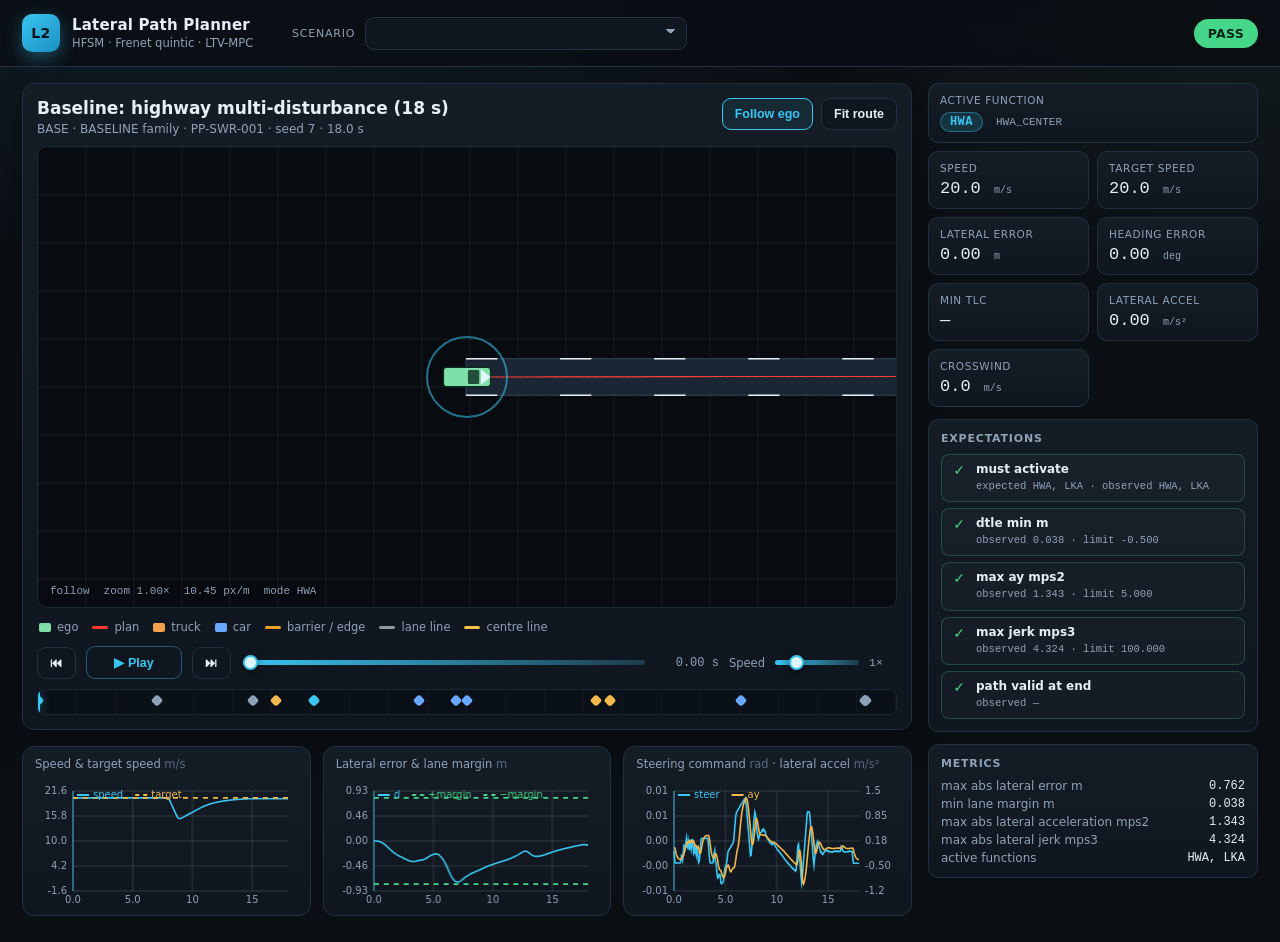
<file: HFSM_ Frenet_quintic_ LTV-MPC/ui/index.html>
<!doctype html>
<html lang="en">
<head>
  <meta charset="utf-8">
  <meta name="viewport" content="width=device-width, initial-scale=1">
  <title>L2 Lateral Planner — Scenario Viewer</title>
  <link rel="stylesheet" href="style.css">
</head>
<body>
  <header class="topbar">
    <div class="brand">
      <span class="logo">L2</span>
      <div>
        <h1>Lateral Path Planner</h1>
        <p class="sub">HFSM · Frenet quintic · LTV-MPC</p>
      </div>
    </div>
    <div class="scenario-picker">
      <label for="scenario-select">Scenario</label>
      <select id="scenario-select" aria-label="Scenario selector"></select>
      <span id="load-status" class="load-status"></span>
    </div>
    <div id="verdict" class="verdict" hidden></div>
  </header>

  <main id="app" hidden>
    <section class="stage">
      <div class="stage-head">
        <div>
          <h2 id="scenario-title">—</h2>
          <p id="scenario-meta" class="meta"></p>
        </div>
        <div class="stage-tools">
          <button id="btn-follow" class="ghost active" type="button">Follow ego</button>
          <button id="btn-fit" class="ghost" type="button">Fit route</button>
        </div>
      </div>

      <div class="canvas-wrap">
        <canvas id="scene" aria-label="Top-down scenario view"></canvas>
        <div id="scene-hud" class="scene-hud"></div>
      </div>

      <div class="legend" id="legend"></div>

      <div class="transport">
        <button id="btn-back" type="button" title="Step back">⏮</button>
        <button id="btn-play" type="button" class="play">▶ Play</button>
        <button id="btn-fwd" type="button" title="Step forward">⏭</button>
        <input id="scrub" type="range" min="0" max="1" step="0.001" value="0" aria-label="Timeline scrubber">
        <span id="clock" class="clock">0.00 s</span>
        <label class="speed">Speed
          <input id="play-speed" type="range" min="0.25" max="4" step="0.25" value="1" aria-label="Playback speed">
          <span id="play-speed-label">1×</span>
        </label>
      </div>

      <div id="timeline" class="timeline" aria-label="Event timeline"></div>
    </section>

    <aside class="side">
      <div class="kpi-grid" id="kpis"></div>
      <div class="panel">
        <h3>Expectations</h3>
        <div id="checks" class="checks"></div>
      </div>
      <div class="panel">
        <h3>Metrics</h3>
        <div id="metrics" class="metrics"></div>
      </div>
    </aside>

    <section class="plots">
      <figure>
        <figcaption>Speed &amp; target speed <span class="unit">m/s</span></figcaption>
        <canvas id="plot-speed"></canvas>
      </figure>
      <figure>
        <figcaption>Lateral error &amp; lane margin <span class="unit">m</span></figcaption>
        <canvas id="plot-lateral"></canvas>
      </figure>
      <figure>
        <figcaption>Steering command <span class="unit">rad</span> · lateral accel <span class="unit">m/s²</span></figcaption>
        <canvas id="plot-steer"></canvas>
      </figure>
    </section>
  </main>

  <div id="empty" class="empty">
    <h2>No scenario data loaded</h2>
    <p>Run <code>python -m l2_path_planner ui --scenario S4-a</code> to generate <code>ui/data.js</code>, then reload this page.</p>
    <p class="muted">You can also open any exported <code>outputs/&lt;scenario&gt;/ui_data.json</code>.</p>
  </div>

  <script src="scenarios.js?v=3"></script>
  <script src="data.js?v=3"></script>
  <script src="app.js?v=3"></script>
</body>
</html>
</file>
<file: HFSM_ Frenet_quintic_ LTV-MPC/ui/style.css>
:root {
  --bg: #0b0f14;
  --bg-soft: #111821;
  --panel: #141c26;
  --panel-2: #0f161f;
  --line: #223041;
  --line-soft: #1a2632;
  --text: #e7eef7;
  --muted: #8fa2b8;
  --accent: #39c6f2;
  --accent-2: #7ee0a8;
  --warn: #f2b84b;
  --bad: #ff6b6b;
  --good: #46d68a;
  --ego: #7ee0a8;
  --traj: #39c6f2;
  --truck: #f2a04b;
  --car: #6aa8ff;
  --barrier: #ff7a59;
  --shadow: 0 12px 30px rgba(0, 0, 0, 0.35);
  --radius: 12px;
  --mono: ui-monospace, SFMono-Regular, "SF Mono", Menlo, Consolas, monospace;
}

* { box-sizing: border-box; }

html, body {
  margin: 0;
  min-height: 100%;
  background:
    radial-gradient(1200px 600px at 15% -10%, rgba(57, 198, 242, 0.10), transparent 60%),
    radial-gradient(900px 500px at 100% 0%, rgba(126, 224, 168, 0.06), transparent 55%),
    var(--bg);
  color: var(--text);
  font-family: Inter, "Segoe UI", system-ui, -apple-system, sans-serif;
  font-size: 14px;
}

h1, h2, h3, p { margin: 0; }

code {
  font-family: var(--mono);
  background: rgba(255, 255, 255, 0.06);
  padding: 1px 5px;
  border-radius: 5px;
  font-size: 0.92em;
}

/* ------------------------------------------------------------------ header */
.topbar {
  position: sticky;
  top: 0;
  z-index: 20;
  display: flex;
  align-items: center;
  gap: 20px;
  padding: 14px 22px;
  background: rgba(11, 15, 20, 0.86);
  backdrop-filter: blur(12px);
  border-bottom: 1px solid var(--line);
}

.brand { display: flex; align-items: center; gap: 12px; min-width: 250px; }

.logo {
  display: grid;
  place-items: center;
  width: 38px;
  height: 38px;
  border-radius: 10px;
  background: linear-gradient(140deg, var(--accent), #1b8fc0);
  color: #04121a;
  font-weight: 800;
  letter-spacing: 0.5px;
  box-shadow: 0 6px 18px rgba(57, 198, 242, 0.35);
}

.brand h1 { font-size: 15px; font-weight: 650; letter-spacing: 0.2px; }
.brand .sub { color: var(--muted); font-size: 11.5px; margin-top: 2px; }

.scenario-picker {
  display: flex;
  align-items: center;
  gap: 10px;
  flex: 1;
  min-width: 0;
}

.scenario-picker label {
  color: var(--muted);
  font-size: 11px;
  text-transform: uppercase;
  letter-spacing: 0.8px;
}

select {
  appearance: none;
  background: var(--panel-2);
  color: var(--text);
  border: 1px solid var(--line);
  border-radius: 9px;
  padding: 8px 34px 8px 12px;
  font-size: 13px;
  min-width: 260px;
  max-width: 420px;
  cursor: pointer;
  background-image:
    linear-gradient(45deg, transparent 50%, var(--muted) 50%),
    linear-gradient(135deg, var(--muted) 50%, transparent 50%);
  background-position:
    calc(100% - 16px) calc(50% - 2px),
    calc(100% - 11px) calc(50% - 2px);
  background-size: 5px 5px, 5px 5px;
  background-repeat: no-repeat;
}

select:focus-visible, button:focus-visible, input:focus-visible {
  outline: 2px solid var(--accent);
  outline-offset: 2px;
}

.load-status { color: var(--muted); font-size: 12px; }
.load-status.bad { color: var(--bad); }

.verdict {
  padding: 7px 14px;
  border-radius: 999px;
  font-weight: 700;
  font-size: 12.5px;
  letter-spacing: 0.3px;
  white-space: nowrap;
}
.verdict.pass { color: #062417; background: var(--good); }
.verdict.fail { color: #2a0707; background: var(--bad); }

/* -------------------------------------------------------------------- app */
#app {
  display: grid;
  grid-template-columns: minmax(0, 1fr) 330px;
  grid-template-rows: auto auto;
  gap: 16px;
  padding: 16px 22px 26px;
  max-width: 1680px;
  margin: 0 auto;
}

.stage {
  grid-column: 1;
  grid-row: 1;
  display: flex;
  flex-direction: column;
  gap: 10px;
  min-width: 0;
  background: linear-gradient(180deg, var(--panel), var(--panel-2));
  border: 1px solid var(--line);
  border-radius: var(--radius);
  padding: 14px;
  box-shadow: var(--shadow);
}

.stage-head { display: flex; align-items: flex-start; justify-content: space-between; gap: 12px; }
.stage-head h2 { font-size: 17px; font-weight: 650; }
.stage-head .meta { color: var(--muted); font-size: 12px; margin-top: 4px; }
.stage-tools { display: flex; gap: 8px; }

.canvas-wrap {
  position: relative;
  border-radius: 10px;
  overflow: hidden;
  border: 1px solid var(--line-soft);
  background: #080c11;
}

#scene { display: block; width: 100%; height: 460px; }

.scene-hud {
  position: absolute;
  left: 12px;
  bottom: 10px;
  display: flex;
  gap: 14px;
  font-family: var(--mono);
  font-size: 11px;
  color: var(--muted);
  pointer-events: none;
  text-shadow: 0 1px 3px #000;
}

.legend {
  display: flex;
  flex-wrap: wrap;
  gap: 14px;
  font-size: 11.5px;
  color: var(--muted);
  padding: 2px 2px 0;
}
.legend .item { display: inline-flex; align-items: center; gap: 6px; }
.legend .swatch { width: 16px; height: 3px; border-radius: 2px; display: inline-block; }
.legend .swatch.box { width: 12px; height: 9px; border-radius: 2px; }

/* -------------------------------------------------------------- transport */
.transport {
  display: flex;
  align-items: center;
  gap: 10px;
  padding-top: 2px;
}

button {
  appearance: none;
  border: 1px solid var(--line);
  background: var(--panel-2);
  color: var(--text);
  border-radius: 9px;
  padding: 8px 12px;
  font-size: 12.5px;
  font-weight: 600;
  cursor: pointer;
  transition: background 120ms ease, border-color 120ms ease, transform 80ms ease;
  white-space: nowrap;
}
button:hover { background: #1a2531; border-color: #2d4054; }
button:active { transform: translateY(1px); }
button.ghost.active { border-color: var(--accent); color: var(--accent); background: rgba(57, 198, 242, 0.08); }
button.play { min-width: 96px; color: var(--accent); border-color: rgba(57, 198, 242, 0.4); }

input[type="range"] {
  -webkit-appearance: none;
  appearance: none;
  height: 5px;
  border-radius: 999px;
  background: linear-gradient(90deg, var(--accent), #1d3b4c);
  outline: none;
  cursor: pointer;
}
input[type="range"]::-webkit-slider-thumb {
  -webkit-appearance: none;
  width: 15px;
  height: 15px;
  border-radius: 50%;
  background: #dff6ff;
  border: 2px solid var(--accent);
  box-shadow: 0 2px 8px rgba(0, 0, 0, 0.5);
}
input[type="range"]::-moz-range-thumb {
  width: 15px; height: 15px; border-radius: 50%;
  background: #dff6ff; border: 2px solid var(--accent);
}

#scrub { flex: 1; min-width: 120px; }

.clock { font-family: var(--mono); font-size: 12px; color: var(--muted); min-width: 62px; text-align: right; }

.speed { display: flex; align-items: center; gap: 8px; color: var(--muted); font-size: 11.5px; }
.speed input { width: 84px; }
#play-speed-label { font-family: var(--mono); min-width: 28px; }

/* --------------------------------------------------------------- timeline */
.timeline {
  position: relative;
  height: 26px;
  border-radius: 7px;
  background: repeating-linear-gradient(90deg, transparent 0 38px, rgba(255,255,255,0.035) 38px 39px), #0a1017;
  border: 1px solid var(--line-soft);
  overflow: hidden;
}
.timeline .cursor {
  position: absolute; top: 0; bottom: 0; width: 2px;
  background: var(--accent);
  box-shadow: 0 0 10px rgba(57, 198, 242, 0.8);
  pointer-events: none;
}
.timeline .marker {
  position: absolute; top: 6px; width: 9px; height: 9px;
  border-radius: 3px; transform: translateX(-50%) rotate(45deg);
  cursor: default;
}
.timeline .marker.MODE { background: var(--accent); }
.timeline .marker.DISTURBANCE { background: var(--warn); }
.timeline .marker.SFM_LONGITUDINAL { background: var(--car); }
.timeline .marker.other { background: var(--muted); }

/* ------------------------------------------------------------------- side */
.side {
  grid-column: 2;
  grid-row: 1 / span 2;
  display: flex;
  flex-direction: column;
  gap: 12px;
  min-width: 0;
}

.kpi-grid {
  display: grid;
  grid-template-columns: 1fr 1fr;
  gap: 8px;
}
.kpi {
  background: linear-gradient(180deg, var(--panel), var(--panel-2));
  border: 1px solid var(--line);
  border-radius: 10px;
  padding: 10px 11px;
  min-height: 58px;
}
.kpi .k { color: var(--muted); font-size: 10.5px; text-transform: uppercase; letter-spacing: 0.6px; }
.kpi .v { font-family: var(--mono); font-size: 17px; margin-top: 5px; font-variant-numeric: tabular-nums; }
.kpi .v small { font-size: 10px; color: var(--muted); margin-left: 3px; }
.kpi.wide { grid-column: 1 / -1; }
.kpi .mode-badge {
  display: inline-block; padding: 2px 9px; border-radius: 999px;
  font-size: 12px; font-weight: 700; letter-spacing: 0.4px;
}
.mode-NONE { background: #2a3542; color: #b9c6d4; }
.mode-HWA { background: rgba(57,198,242,0.16); color: var(--accent); border: 1px solid rgba(57,198,242,0.4); }
.mode-LKA { background: rgba(242,184,75,0.16); color: var(--warn); border: 1px solid rgba(242,184,75,0.4); }
.mode-ELK { background: rgba(255,107,107,0.16); color: var(--bad); border: 1px solid rgba(255,107,107,0.4); }

.panel {
  background: linear-gradient(180deg, var(--panel), var(--panel-2));
  border: 1px solid var(--line);
  border-radius: 10px;
  padding: 12px;
}
.panel h3 {
  font-size: 11px; text-transform: uppercase; letter-spacing: 0.8px;
  color: var(--muted); margin-bottom: 9px;
}

.checks { display: flex; flex-direction: column; gap: 6px; }
.check {
  display: grid;
  grid-template-columns: 18px 1fr;
  gap: 8px;
  align-items: start;
  padding: 7px 8px;
  border-radius: 8px;
  background: rgba(255,255,255,0.025);
  border: 1px solid transparent;
}
.check.pass { border-color: rgba(70, 214, 138, 0.25); }
.check.fail { border-color: rgba(255, 107, 107, 0.3); background: rgba(255, 107, 107, 0.06); }
.check .icon { font-weight: 800; text-align: center; }
.check.pass .icon { color: var(--good); }
.check.fail .icon { color: var(--bad); }
.check .name { font-size: 12px; font-weight: 600; }
.check .detail { font-family: var(--mono); font-size: 10.5px; color: var(--muted); margin-top: 3px; line-height: 1.45; }

.metrics { display: grid; grid-template-columns: 1fr auto; gap: 4px 10px; font-size: 12px; }
.metrics .mk { color: var(--muted); }
.metrics .mv { font-family: var(--mono); text-align: right; font-variant-numeric: tabular-nums; }

/* ------------------------------------------------------------------ plots */
.plots {
  grid-column: 1;
  grid-row: 2;
  display: grid;
  grid-template-columns: repeat(3, minmax(0, 1fr));
  gap: 12px;
  min-width: 0;
}
.plots figure {
  margin: 0;
  background: linear-gradient(180deg, var(--panel), var(--panel-2));
  border: 1px solid var(--line);
  border-radius: var(--radius);
  padding: 10px 12px 6px;
  min-width: 0;
}
.plots figcaption { font-size: 11.5px; color: var(--muted); margin-bottom: 6px; }
.plots figcaption .unit { color: #56687c; }
.plots canvas { display: block; width: 100%; height: 132px; }

/* ------------------------------------------------------------------ empty */
.empty {
  max-width: 620px;
  margin: 12vh auto;
  padding: 34px;
  text-align: center;
  background: linear-gradient(180deg, var(--panel), var(--panel-2));
  border: 1px solid var(--line);
  border-radius: 16px;
  box-shadow: var(--shadow);
}
.empty h2 { font-size: 20px; margin-bottom: 12px; }
.empty p { color: var(--muted); line-height: 1.65; margin-top: 8px; }
.empty .muted { font-size: 12px; }

@media (max-width: 1080px) {
  #app { grid-template-columns: 1fr; }
  .side { grid-column: 1; grid-row: auto; }
  .plots { grid-template-columns: 1fr; }
  .plots figure { grid-column: 1; }
}
</file>
